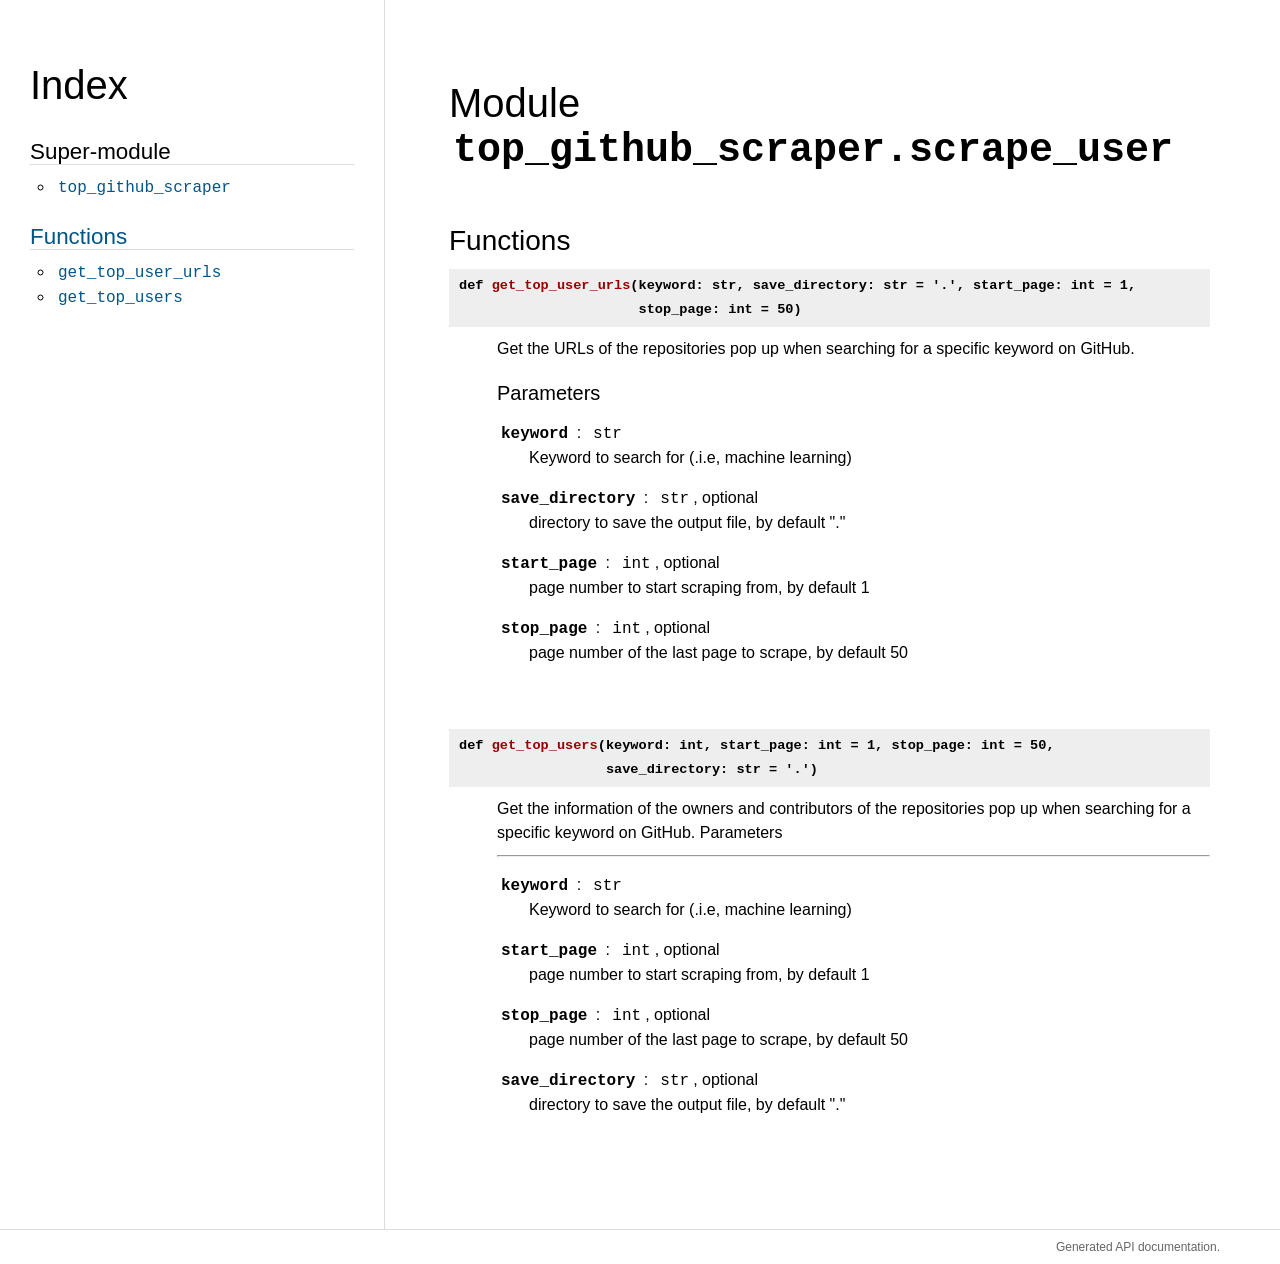
<file: html/top_github_scraper/scrape_user.html>
<!doctype html>
<html lang="en">
<head>
<meta charset="utf-8">
<meta name="viewport" content="width=device-width, initial-scale=1, minimum-scale=1" />
<meta name="generator" content="pdoc custom docs" />
<title>top_github_scraper.scrape_user API documentation</title>
<meta name="description" content="" />
<link rel="stylesheet" href="../assets/pdoc.css" />
</head>
<body>
<main>
<article id="content">
<header>
<h1 class="title">Module <code>top_github_scraper.scrape_user</code></h1>
</header>
<section>
<h2 class="section-title" id="header-functions">Functions</h2>
<dl>
<dt id="top_github_scraper.scrape_user.get_top_user_urls"><code class="name flex">
<span>def <span class="ident">get_top_user_urls</span></span>(<span>keyword: str, save_directory: str = '.', start_page: int = 1, stop_page: int = 50)</span>
</code></dt>
<dd>
<div class="desc"><p>Get the URLs of the repositories pop up when searching for a specific
keyword on GitHub.</p>
<h2 id="parameters">Parameters</h2>
<dl>
<dt><strong><code>keyword</code></strong> :&ensp;<code>str</code></dt>
<dd>Keyword to search for (.i.e, machine learning)</dd>
<dt><strong><code>save_directory</code></strong> :&ensp;<code>str</code>, optional</dt>
<dd>directory to save the output file, by default "."</dd>
<dt><strong><code>start_page</code></strong> :&ensp;<code>int</code>, optional</dt>
<dd>page number to start scraping from, by default 1</dd>
<dt><strong><code>stop_page</code></strong> :&ensp;<code>int</code>, optional</dt>
<dd>page number of the last page to scrape, by default 50</dd>
</dl></div>

</dd>
<dt id="top_github_scraper.scrape_user.get_top_users"><code class="name flex">
<span>def <span class="ident">get_top_users</span></span>(<span>keyword: int, start_page: int = 1, stop_page: int = 50, save_directory: str = '.')</span>
</code></dt>
<dd>
<div class="desc"><p>Get the information of the owners and contributors of the repositories pop up when searching for a specific
keyword on GitHub.
Parameters</p>
<hr>
<dl>
<dt><strong><code>keyword</code></strong> :&ensp;<code>str</code></dt>
<dd>Keyword to search for (.i.e, machine learning)</dd>
<dt><strong><code>start_page</code></strong> :&ensp;<code>int</code>, optional</dt>
<dd>page number to start scraping from, by default 1</dd>
<dt><strong><code>stop_page</code></strong> :&ensp;<code>int</code>, optional</dt>
<dd>page number of the last page to scrape, by default 50</dd>
<dt><strong><code>save_directory</code></strong> :&ensp;<code>str</code>, optional</dt>
<dd>directory to save the output file, by default "."</dd>
</dl></div>

</dd>
</dl>
</section>
</article>
<nav id="sidebar">
<h1>Index</h1>
<div class="toc">
<ul></ul>
</div>
<ul id="index">
<li><h3>Super-module</h3>
<ul>
<li><code><a title="top_github_scraper" href="index.html">top_github_scraper</a></code></li>
</ul>
</li>
<li><h3><a href="#header-functions">Functions</a></h3>
<ul class="">
<li><code><a title="top_github_scraper.scrape_user.get_top_user_urls" href="#top_github_scraper.scrape_user.get_top_user_urls">get_top_user_urls</a></code></li>
<li><code><a title="top_github_scraper.scrape_user.get_top_users" href="#top_github_scraper.scrape_user.get_top_users">get_top_users</a></code></li>
</ul>
</li>
</ul>
</nav>
</main>
<footer id="footer">
<p>Generated API documentation.</p>
</footer>
</body>
</html>
</file>
<file: html/assets/pdoc.css>
:root {
    --highlight-color: #fe9;
}

html {
    box-sizing: border-box;
}

*,
*::before,
*::after {
    box-sizing: inherit;
}

body {
    margin: 0;
    font-family: -apple-system, BlinkMacSystemFont, "Segoe UI", Helvetica, Arial, sans-serif;
    line-height: 1.5em;
}

.flex {
    display: flex !important;
}

#content {
    padding: 20px;
}

#sidebar {
    padding: 30px;
    overflow: hidden;
}

#sidebar > *:last-child {
    margin-bottom: 2cm;
}

.http-server-breadcrumbs {
    margin: 0 0 15px;
    font-size: 130%;
}

#footer {
    padding: 5px 30px;
    border-top: 1px solid #ddd;
    color: #666;
    font-size: 0.75em;
    text-align: right;
}

#footer p {
    display: inline-block;
    margin: 0 0 0 1em;
}

#footer p:last-child {
    margin-right: 30px;
}

h1,
h2,
h3,
h4,
h5 {
    font-weight: 300;
}

h1 {
    font-size: 2.5em;
    line-height: 1.1em;
}

h2 {
    margin: 1em 0 0.5em;
    font-size: 1.75em;
}

h3 {
    margin: 25px 0 10px;
    font-size: 1.4em;
}

h4 {
    margin: 0;
    font-size: 105%;
}

h1:target,
h2:target,
h3:target,
h4:target,
h5:target,
h6:target {
    padding: 0.2em 0;
    background: var(--highlight-color);
}

a {
    color: #058;
    text-decoration: none;
    transition: color 0.3s ease-in-out;
}

a:hover {
    color: #e82;
}

code,
pre {
    font-family: "SFMono-Regular", Consolas, "Liberation Mono", Menlo, monospace;
}

.title code {
    font-weight: bold;
}

h2[id^="header-"] {
    margin-top: 2em;
}

.ident {
    color: #900;
}

pre code {
    background: #f8f8f8;
    font-size: 0.8em;
    line-height: 1.4em;
}

code {
    padding: 1px 4px;
    overflow-wrap: break-word;
    background: #f2f2f1;
}

h1 code {
    background: transparent;
}

pre {
    margin: 1em 0;
    padding: 1ex;
    border: 0;
    border-top: 1px solid #ccc;
    border-bottom: 1px solid #ccc;
    background: #f8f8f8;
    overflow-x: auto;
}

#http-server-module-list {
    display: flex;
    flex-flow: column;
}

#http-server-module-list div {
    display: flex;
}

#http-server-module-list dt {
    min-width: 10%;
}

#http-server-module-list p {
    margin-top: 0;
}

.toc ul,
#index {
    margin: 0;
    padding: 0;
    list-style-type: none;
}

#index code {
    background: transparent;
}

#index h3 {
    border-bottom: 1px solid #ddd;
}

#index ul {
    padding: 0;
}

#index h4 {
    margin-top: 0.6em;
    font-weight: bold;
}

dl {
    margin-bottom: 2em;
}

dl dl:last-child {
    margin-bottom: 4em;
}

dd {
    margin: 0 0 1em 3em;
}

#header-classes + dl > dd {
    margin-bottom: 3em;
}

dd dd {
    margin-left: 2em;
}

dd p {
    margin: 10px 0;
}

.name {
    display: inline-block;
    min-width: 40%;
    padding: 5px 10px;
    background: #eee;
    font-size: 0.85em;
    font-weight: bold;
}

.name:hover {
    background: #e0e0e0;
}

dt:target .name {
    background: var(--highlight-color);
}

.name > span:first-child {
    white-space: nowrap;
}

.name.class > span:nth-child(2) {
    margin-left: 0.4em;
}

.inherited {
    padding-left: 1em;
    border-left: 5px solid #eee;
    color: #999;
}

.inheritance em {
    font-style: normal;
    font-weight: bold;
}

.desc h2 {
    font-size: 1.25em;
    font-weight: 400;
}

.desc h3 {
    font-size: 1em;
}

.desc dt code {
    background: inherit;
}

.source summary,
.git-link-div {
    color: #666;
    font-size: 0.8em;
    font-weight: 400;
    text-align: right;
    text-transform: uppercase;
}

.source summary > * {
    cursor: pointer;
    white-space: nowrap;
}

.git-link {
    margin-left: 1em;
    color: inherit;
}

.source pre {
    max-height: 500px;
    margin: 0;
    overflow: auto;
}

.source pre code {
    overflow: visible;
    font-size: 12px;
}

.hlist {
    list-style: none;
}

.hlist li {
    display: inline;
}

.hlist li::after {
    content: ",\2002";
}

.hlist li:last-child::after {
    content: none;
}

.hlist .hlist {
    display: inline;
    padding-left: 1em;
}

img {
    max-width: 100%;
}

td {
    padding: 0 0.5em;
}

.admonition {
    margin-bottom: 1em;
    padding: 0.1em 0.5em;
}

.admonition-title {
    font-weight: bold;
}

.admonition.note,
.admonition.info,
.admonition.important {
    background: #aef;
}

.admonition.todo,
.admonition.versionadded,
.admonition.tip,
.admonition.hint {
    background: #dfd;
}

.admonition.warning,
.admonition.versionchanged,
.admonition.deprecated {
    background: #fd4;
}

.admonition.error,
.admonition.danger,
.admonition.caution {
    background: lightpink;
}

@media (min-width: 200ex) {
    #index .two-column {
        column-count: 2;
    }
}

@media (min-width: 300ex) {
    #index .two-column {
        column-count: 3;
    }
}

@media screen and (min-width: 700px) {
    #sidebar {
        position: sticky;
        top: 0;
        width: 30%;
        height: 100vh;
        overflow: auto;
    }

    #content {
        width: 70%;
        max-width: 100ch;
        padding: 3em 4em;
        border-left: 1px solid #ddd;
    }

    pre code {
        font-size: 1em;
    }

    .item .name {
        font-size: 1em;
    }

    main {
        display: flex;
        flex-direction: row-reverse;
        justify-content: flex-end;
    }

    .toc ul ul,
    #index ul {
        padding-left: 1.5em;
    }

    .toc > ul > li {
        margin-top: 0.5em;
    }
}

@media print {
    #sidebar h1 {
        page-break-before: always;
    }

    .source {
        display: none;
    }
}

@media print {
    * {
        background: transparent !important;
        box-shadow: none !important;
        color: #000 !important;
        text-shadow: none !important;
    }

    a[href]::after {
        content: " (" attr(href) ")";
        font-size: 90%;
    }

    a[href][title]::after {
        content: none;
    }

    abbr[title]::after {
        content: " (" attr(title) ")";
    }

    .ir a::after,
    a[href^="javascript:"]::after,
    a[href^="#"]::after {
        content: "";
    }

    pre,
    blockquote {
        page-break-inside: avoid;
        border: 1px solid #999;
    }

    thead {
        display: table-header-group;
    }

    tr,
    img {
        page-break-inside: avoid;
    }

    img {
        max-width: 100% !important;
    }

    @page {
        margin: 0.5cm;
    }

    p,
    h2,
    h3 {
        widows: 3;
        orphans: 3;
    }

    h1,
    h2,
    h3,
    h4,
    h5,
    h6 {
        page-break-after: avoid;
    }
}
</file>
